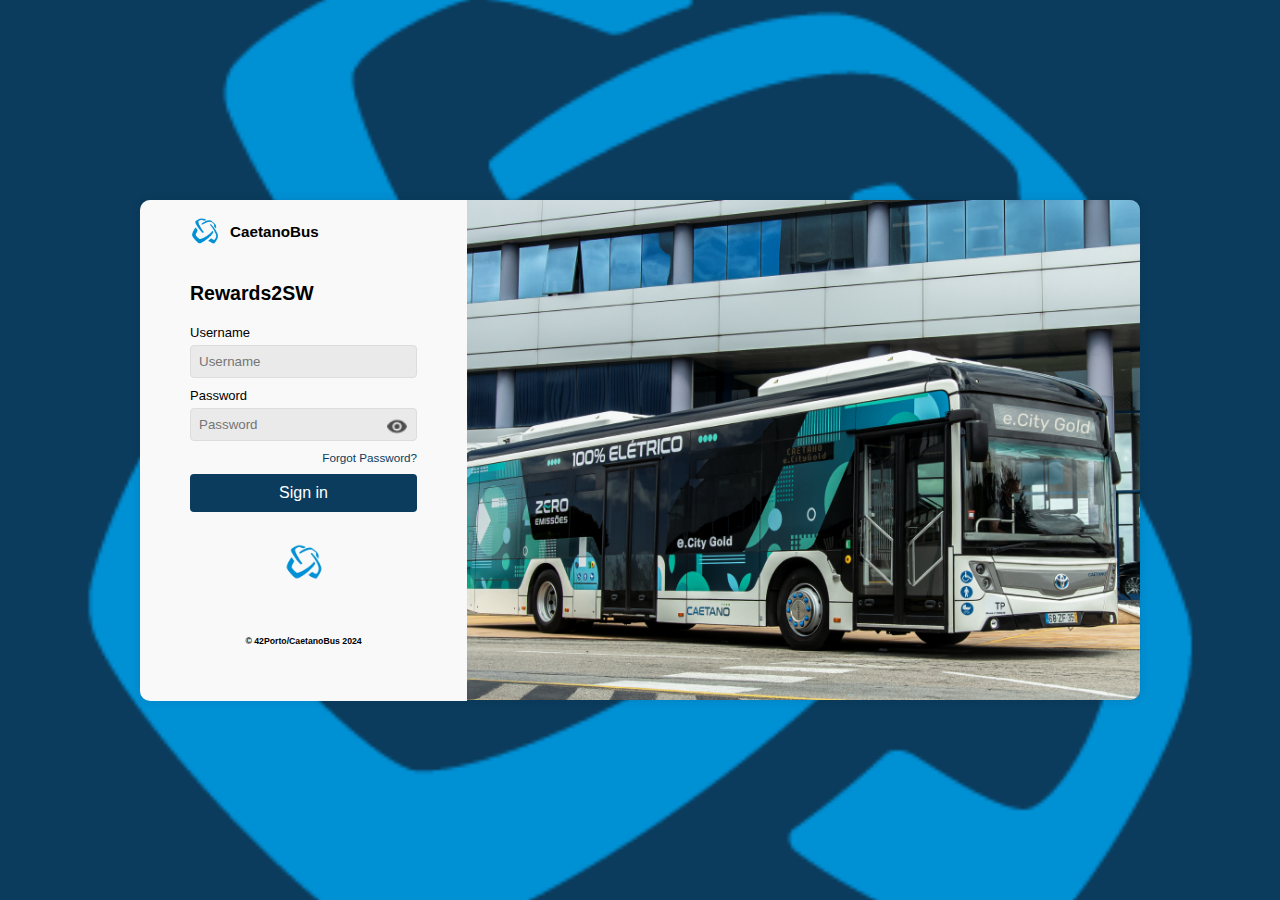
<file: reward2sw/templates/login.html>
<!DOCTYPE html>
<html lang="en">
<head>
    <meta charset="UTF-8">
    <meta name="viewport" content="width=device-width, initial-scale=1.0">
    <title>Rewards2SW</title>
    <link rel="stylesheet" href="../static/login.css">
</head>
<body>
    <div class="login-container">
        <div class="login-container2">
            <h3 class="title" >
                <img id="logo" src="../static/assets/images/logo2.png"> CaetanoBus
            </h3>
            <h2 class="title" >Rewards2SW</h2>
            <form id="loginForm">
                <div class="input-group">
                    <label for="username">Username</label>
                    <input type="text" id="username" name="username" placeholder="Username" required>
                </div>
                <div class="input-group password-group">
                    <label id= "password2" for="password">Password</label>
                    <input type="password" id="password" name="password" placeholder="Password"  required>
                    <button type="button" id="togglePassword">
                        <img id="togglePasswordImage" src="../static/assets/images/eyeopen.png">
                    </button>
                </div>
                <a href="#" class="forgot-password">Forgot Password?</a>
                <p id="errorMessage" class="error-message"></p>
                <button type="submit">Sign in</button>
                <br>
                <img id="logo3" src="../static/assets/images/logo2.png">
                <h6>© 42Porto/CaetanoBus 2024</h6>
            </form>
        </div>
        <div class="bus-img">
            <img class="bus" src="../static/assets/images/bus.png" alt="Bus">
        </div>
    </div>
    <script>
        document.addEventListener('DOMContentLoaded', () => {
            const loginForm = document.getElementById('loginForm');
            const errorMessage = document.getElementById('errorMessage');
            const passwordInput = document.getElementById('password');
            const passwordInput2 = document.getElementById('password2');
            const togglePasswordButton = document.getElementById('togglePassword');
            const togglePasswordImage = document.getElementById('togglePasswordImage');

            loginForm.addEventListener('submit', (event) => {
                event.preventDefault();

                const username = loginForm.username.value.trim();
                const password = loginForm.password.value.trim();

                if (username === 'admin' && password === 'password') {
                    window.location.href = '/upload';
                } else {
                    errorMessage.textContent = 'Sorry but your password is wrong. Please, try again.';
                    errorMessage.style.display = 'block';
                    passwordInput.setAttribute('id', 'input-error');
                    passwordInput2.setAttribute('id', 'input-error2');
                }
            });

            togglePasswordButton.addEventListener('click', () => {
                const type = passwordInput.getAttribute('type') === 'password' ? 'text' : 'password';
                passwordInput.setAttribute('type', type);
                togglePasswordImage.src = type === 'password' ? '../static/assets/images/eyeopen.png' : '../static/assets/images/eyeclosed(1).png';
                togglePasswordImage.alt = type === 'password' ? 'Show Password' : 'Hide Password';
            });
        });
    </script>
</body>
</html>
</file>
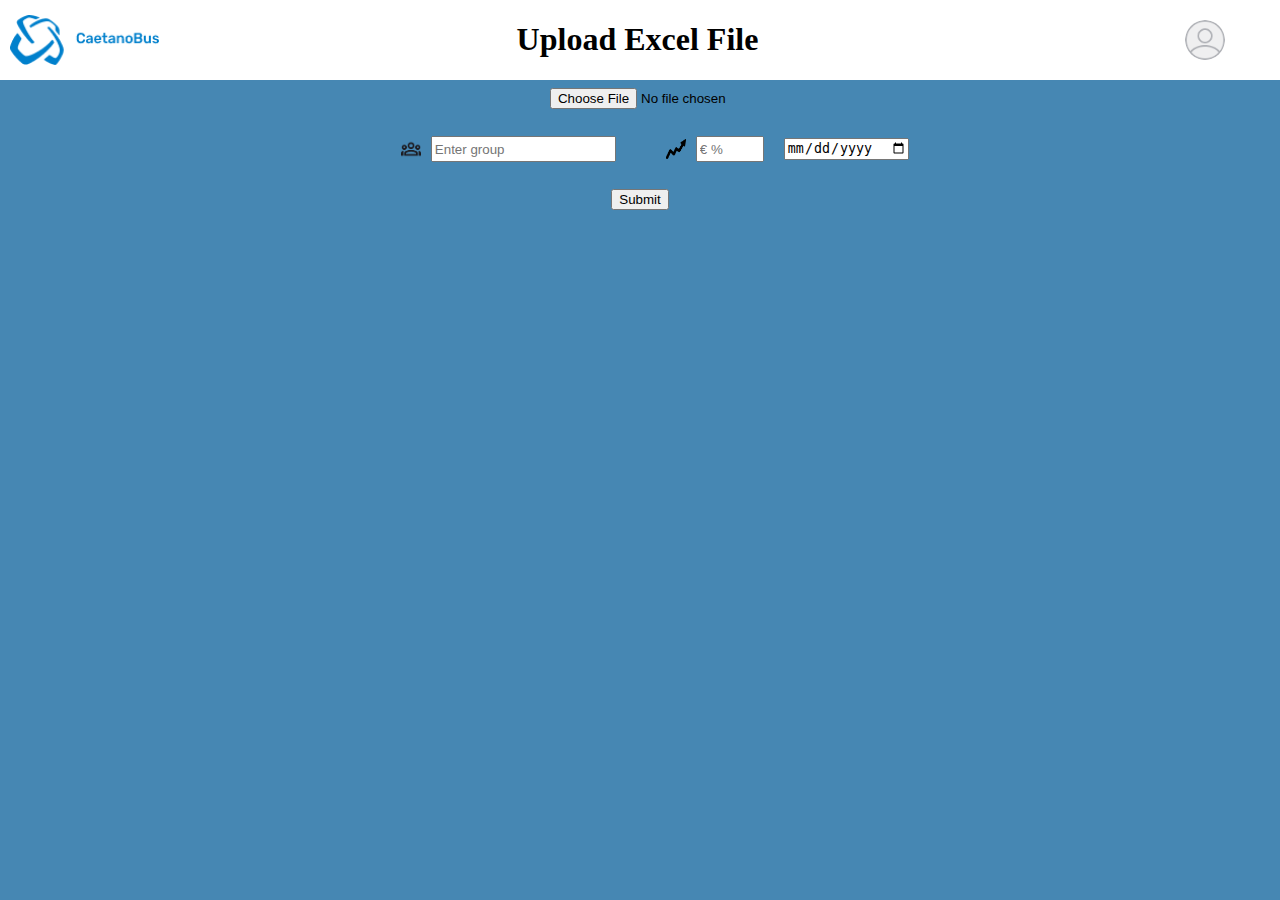
<file: reward2sw/templates/upload.html>
<!DOCTYPE html>
<html lang="en">
<head>
    <meta charset="UTF-8">
    <meta name="viewport" content="width=device-width, initial-scale=1.0">
    <title>Rewards2SW</title>
    <link rel="stylesheet" href="../static/upload.css">
</head>
<html>
    <body>
		<div class="top-bar">
			<img id="logo" src="../static/assets/images/Caetano-Bus-logo.png" alt="caetano">
			<div>
				<h1>Upload Excel File</h1>
			</div>
			<div class="top-right">
				<img class="bell-icon" src="../static/assets/icons/Doorbell.png">
				<img  class="profile-pic" src="../static/assets/icons/avatar.png" alt="Profile">
			</div>
		</div>
        <form action="/upload" method="post" enctype="multipart/form-data">
			<input class="file" type="file" name="file" />
            <div class="horizontal">
				<div class="group">
					<img src="../static/assets/icons/gmail_groups.png" alt="groups">
					<input class="input" type="text" name="group" placeholder="Enter group" />
				</div>
				<div class="raise">
					<img src="../static/assets/icons/raise.png" alt="groups">
					<input class="input" id="raise" type="number" step="0.01" name="percentage" placeholder="€ %" />
				</div>
				<input type="date" name="date" placeholder="Enter current date" />
			</div>
            <input type="submit" />
        </form>
    </body>
</html>
</file>
<file: reward2sw/static/login.css>
body {
    font-family: Arial, sans-serif;
	font-size: small;
    margin: 0;
    padding: 0;
    background: #0B3C5D url('assets/images/logo2.png') no-repeat center center fixed;
    background-size: cover;
    display: flex;
    justify-content: center;
    align-items: center;
    height: 100vh;
}

.title {
    text-align: left;
    padding-bottom: 20px;
    display: flex;
    align-items: center;

}

#logo, #signin42 {
    padding-right: 10px;
    height: 30px;
    width:  30px;
}

.login-container {
	background-color: #808080;
	border-radius: 10px;
    box-shadow: 0 0 10px rgba(0, 0, 0, 0.1);
    width: 1000px;
    height: 500px;
    display: flex;


}

.bus-img{
    overflow: hidden;
    border-top-right-radius: 10px;
    border-bottom-right-radius: 10px;
}

.bus {
    height: 500px;
    position: relative;
    left: -90px
}

.login-container2 {
	background-color: rgba(255, 255, 255, 0.952);
    padding-left: 50px;
    padding-right: 50px;
    height: 500px;
    padding-top: 1px;
    width: 300px;
	border-top-left-radius: 10px;
	border-bottom-left-radius: 10px;
    text-align: center;
}

h2 {
    margin-bottom: 0px;
	font-weight: bold;
}

#logo3 {
    width: 40px;
    height: 40px;
    padding-top: 30px;
}
h6 {
    padding-top: 30px;
	font-weight: bold;
}

.input-group {
    margin-bottom: 10px;
    text-align: left;
    position: relative;
}

.input-group label {
    display: block;
    margin-bottom: 5px;
}

.input-group input {
    width: 100%;
    padding: 8px;
	background-color: #8080801e;
    box-sizing: border-box;
    border: 1px solid #ddd;
    border-radius: 4px;
    padding-right: 40px;
}

.password-group {
    position: relative;
}

#togglePassword {
    position: absolute;
    right: 10px;
    top: 50%;
    transform: translateY(-50%);
    background: none;
    border: none;
    cursor: pointer;
    padding: 0;
}

#togglePassword img {
    width: 20px;
    height: 20px;
	padding-top: 25px;
}

.forgot-password {
    display: block;
    margin: 10px 0;
    text-align: right;
    font-size: 0.9em;
    color: #0B3C5D;
    text-decoration: none;
}

.sign-up {
    text-decoration: none;
}

.sign-up:hover {
    text-decoration: underline;
}

.forgot-password:hover {
    text-decoration: underline;
}

button[type="submit"] {
    width: 100%;
    padding: 10px;
    border: none;
    background-color: #0B3C5D;
    color: white;
    font-size: 16px;
    border-radius: 4px;
    cursor: pointer;
}

button[type="submit2"] {
    width: 100%;
    padding: 10px;
    border: none;
    background-color: #8080801e;
    color: 333333;
    font-size: 16px;
    border-radius: 4px;
    cursor: pointer;
	margin-bottom: 10px;
}

button[type="submit"]:hover {
    background-color: #0056b3;
}

button[type="submit2"] {
    width: 100%;
    padding: 10px;
    border: none;
    background-color: #8080801e;
    color: #333333;
    font-size: 16px;
    border-radius: 4px;
    cursor: pointer;
	margin-bottom: 10px;
    display: flex;
    align-items: center;
    justify-content: center;
}

#signin42{
    padding-right: 15px;
}

.divider {
    padding-top: 20px;
    padding-bottom: 20px;
}

.error-message {
    color: #640D6B;
    margin-top: 10px;
    display: none;
    font-weight: bold;
    font-size: smaller;
    padding-bottom: 6px;
}

#input-error {
    border: 1px solid #640D6B;
    box-shadow: 0 1px 2px #000000;
}

#input-error2 {
    color: #640D6B;
}
</file>
<file: reward2sw/static/upload.css>
body{
	display: flex;
	justify-content: center;
	flex-direction: column;
	align-items: center;
	background-color: #4687b3;
}

/*
h1 {
	padding-top:  80px;
}
*/

form {
	display: flex;
	padding-top: 80px;
	flex-direction: column;
	justify-content: center;
	align-items: center;
}

.horizontal {
	justify-content: center;
	align-items: center;
	display: flex;

}
.raise, .group {
	display: flex;
	justify-content: center;
	align-items: center;
	padding: 20px;
}

.file {
	width: 180px;
}
img {
	width: 20px;
	height: 20px;
	padding: 10px;
}

.input{
	height: 20px;
}

#raise {
	width: 60px;
}

.top-bar {
    width: 100%;
    display: flex;
    justify-content: space-between;
    align-items: center;
    position: fixed;
    top: 0;
    left: 0;
    background-color: white;

}

#logo {
	width: 150px;
	height: 50px;
}
.top-right {
    display: flex;
    align-items: center;
    margin-right: 45px;
}

.bell-icon {
    margin-right: 30px;
    cursor: pointer;
}

.profile-pic {
    width: 40px;
    height: 40px;
    border-radius: 50%;
    cursor: pointer;
}
</file>
